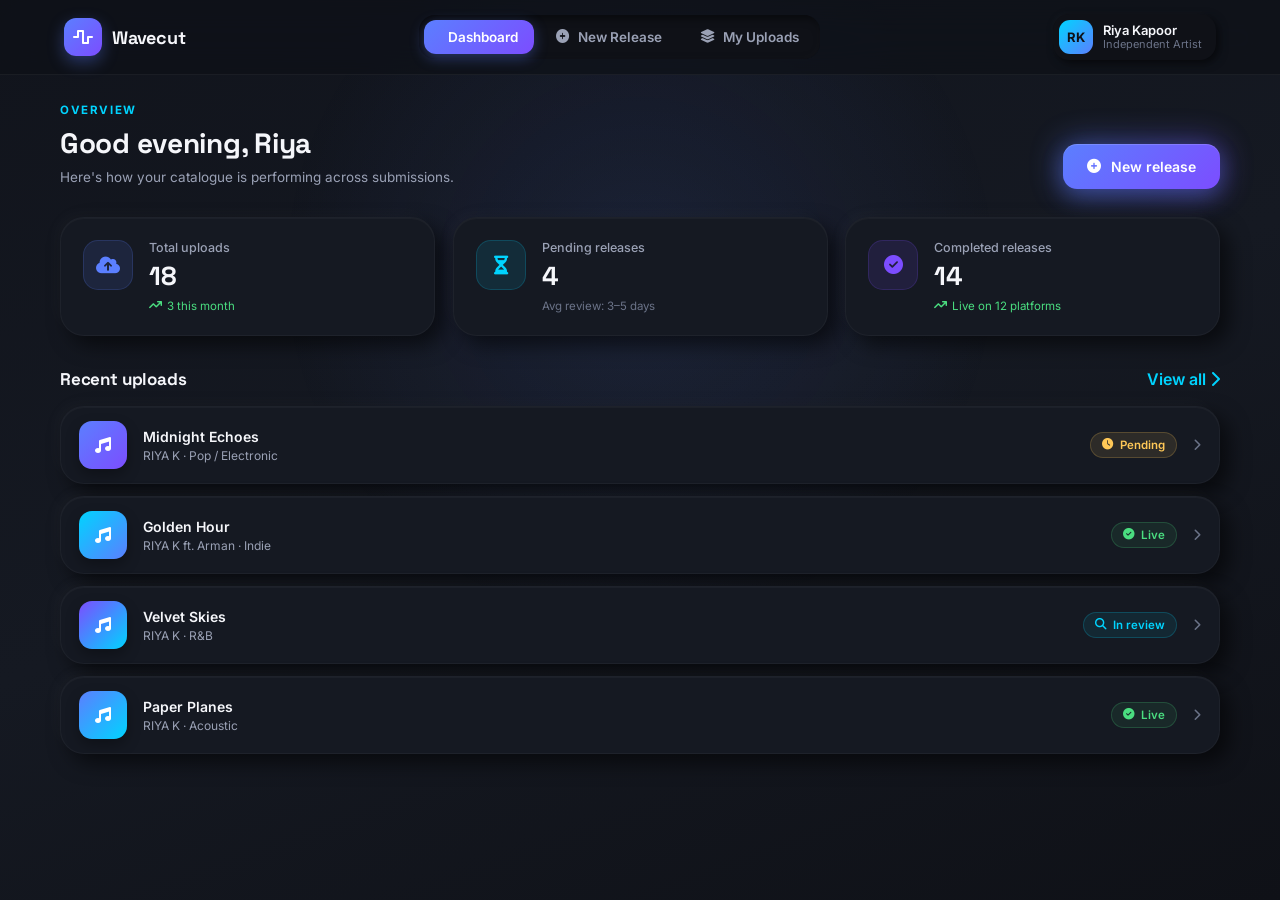
<file: index.html>
<!DOCTYPE html>
<html lang="en">
<head>
<meta charset="UTF-8">
<meta name="viewport" content="width=device-width, initial-scale=1.0">
<title>Wavecut — Music Distribution Portal</title>
<link rel="preconnect" href="https://fonts.googleapis.com">
<link rel="preconnect" href="https://fonts.gstatic.com" crossorigin>
<link href="https://fonts.googleapis.com/css2?family=Space+Grotesk:wght@500;600;700&family=Inter:wght@400;500;600;700&family=JetBrains+Mono:wght@400;500&display=swap" rel="stylesheet">
<link rel="stylesheet" href="https://cdnjs.cloudflare.com/ajax/libs/font-awesome/6.5.1/css/all.min.css">
<link rel="stylesheet" href="style.css">
</head>
<body>

<!-- Ambient glow background -->
<div class="ambient-glow" id="ambientGlow"></div>

<!-- ====================== NAV ====================== -->
<header class="topbar" id="topbar">
  <div class="topbar-inner">
    <div class="brand" onclick="goTo('dashboard')">
      <div class="brand-mark"><i class="fa-solid fa-wave-square"></i></div>
      <span class="brand-name">Wavecut</span>
    </div>
    <nav class="topnav">
      <button class="nav-link" data-target="dashboard" onclick="goTo('dashboard')"><i class="fa-solid fa-grid-2"></i><span>Dashboard</span></button>
      <button class="nav-link" data-target="newrelease" onclick="goTo('newrelease')"><i class="fa-solid fa-circle-plus"></i><span>New Release</span></button>
      <button class="nav-link" data-target="uploads" onclick="goTo('uploads')"><i class="fa-solid fa-layer-group"></i><span>My Uploads</span></button>
    </nav>
    <div class="topbar-right">
      <div class="profile-chip">
        <div class="avatar">RK</div>
        <div class="profile-meta">
          <span class="profile-name">Riya Kapoor</span>
          <span class="profile-role">Independent Artist</span>
        </div>
      </div>
    </div>
  </div>
</header>

<!-- Mobile bottom nav -->
<nav class="bottomnav" id="bottomnav">
  <button class="bn-link" data-target="dashboard" onclick="goTo('dashboard')"><i class="fa-solid fa-grid-2"></i><span>Home</span></button>
  <button class="bn-link" data-target="newrelease" onclick="goTo('newrelease')"><i class="fa-solid fa-circle-plus"></i><span>Release</span></button>
  <button class="bn-link" data-target="uploads" onclick="goTo('uploads')"><i class="fa-solid fa-layer-group"></i><span>Uploads</span></button>
</nav>

<main id="app">

<!-- ====================== USER DASHBOARD ====================== -->
<section class="page page-app active" id="page-dashboard">
  <div class="container">

    <div class="page-head">
      <div>
        <p class="eyebrow">Overview</p>
        <h1 class="page-title">Good evening, Riya</h1>
        <p class="page-sub">Here's how your catalogue is performing across submissions.</p>
      </div>
      <button class="btn btn-primary btn-glow" onclick="goTo('newrelease')">
        <i class="fa-solid fa-circle-plus"></i><span>New release</span>
      </button>
    </div>

    <div class="stats-grid">
      <div class="neu-card stat-card" data-tilt>
        <div class="stat-icon icon-blue"><i class="fa-solid fa-cloud-arrow-up"></i></div>
        <div class="stat-body">
          <span class="stat-label">Total uploads</span>
          <span class="stat-value">18</span>
          <span class="stat-trend up"><i class="fa-solid fa-arrow-trend-up"></i> 3 this month</span>
        </div>
      </div>
      <div class="neu-card stat-card" data-tilt>
        <div class="stat-icon icon-cyan"><i class="fa-solid fa-hourglass-half"></i></div>
        <div class="stat-body">
          <span class="stat-label">Pending releases</span>
          <span class="stat-value">4</span>
          <span class="stat-trend neutral">Avg review: 3–5 days</span>
        </div>
      </div>
      <div class="neu-card stat-card" data-tilt>
        <div class="stat-icon icon-purple"><i class="fa-solid fa-circle-check"></i></div>
        <div class="stat-body">
          <span class="stat-label">Completed releases</span>
          <span class="stat-value">14</span>
          <span class="stat-trend up"><i class="fa-solid fa-arrow-trend-up"></i> Live on 12 platforms</span>
        </div>
      </div>
    </div>

    <div class="section-head">
      <h2 class="section-title">Recent uploads</h2>
      <a class="link-accent" onclick="goTo('uploads')">View all <i class="fa-solid fa-chevron-right"></i></a>
    </div>

    <div class="recent-list">
      <div class="neu-card recent-item" data-tilt onclick="goTo('submission-details')">
        <div class="recent-cover" style="background:linear-gradient(135deg,#5B7FFF,#7C4DFF);"><i class="fa-solid fa-music"></i></div>
        <div class="recent-meta">
          <span class="recent-title">Midnight Echoes</span>
          <span class="recent-sub">RIYA K · Pop / Electronic</span>
        </div>
        <span class="status-badge status-pending"><i class="fa-solid fa-clock"></i> Pending</span>
        <i class="fa-solid fa-chevron-right recent-arrow"></i>
      </div>

      <div class="neu-card recent-item" data-tilt onclick="goTo('submission-details')">
        <div class="recent-cover" style="background:linear-gradient(135deg,#00D4FF,#5B7FFF);"><i class="fa-solid fa-music"></i></div>
        <div class="recent-meta">
          <span class="recent-title">Golden Hour</span>
          <span class="recent-sub">RIYA K ft. Arman · Indie</span>
        </div>
        <span class="status-badge status-live"><i class="fa-solid fa-circle-check"></i> Live</span>
        <i class="fa-solid fa-chevron-right recent-arrow"></i>
      </div>

      <div class="neu-card recent-item" data-tilt onclick="goTo('submission-details')">
        <div class="recent-cover" style="background:linear-gradient(135deg,#7C4DFF,#00D4FF);"><i class="fa-solid fa-music"></i></div>
        <div class="recent-meta">
          <span class="recent-title">Velvet Skies</span>
          <span class="recent-sub">RIYA K · R&amp;B</span>
        </div>
        <span class="status-badge status-review"><i class="fa-solid fa-magnifying-glass"></i> In review</span>
        <i class="fa-solid fa-chevron-right recent-arrow"></i>
      </div>

      <div class="neu-card recent-item" data-tilt onclick="goTo('submission-details')">
        <div class="recent-cover" style="background:linear-gradient(135deg,#5B7FFF,#00D4FF);"><i class="fa-solid fa-music"></i></div>
        <div class="recent-meta">
          <span class="recent-title">Paper Planes</span>
          <span class="recent-sub">RIYA K · Acoustic</span>
        </div>
        <span class="status-badge status-live"><i class="fa-solid fa-circle-check"></i> Live</span>
        <i class="fa-solid fa-chevron-right recent-arrow"></i>
      </div>
    </div>

  </div>
</section>

<!-- ====================== NEW RELEASE FORM ====================== -->
<section class="page page-app" id="page-newrelease">
  <div class="container narrow">

    <div class="page-head">
      <div>
        <p class="eyebrow">Submission</p>
        <h1 class="page-title">New release</h1>
        <p class="page-sub">Fill in your track details — our team reviews every submission before it goes live.</p>
      </div>
    </div>

    <form class="form release-form" id="releaseForm" onsubmit="submitRelease(event)">

      <!-- Song Information -->
      <div class="neu-card form-section">
        <div class="form-section-head">
          <div class="form-section-icon"><i class="fa-solid fa-circle-info"></i></div>
          <div>
            <h3>Song information</h3>
            <p>Tell us about the track you're submitting.</p>
          </div>
        </div>

        <div class="form-grid">
          <label class="field">
            <span class="field-label">Song title</span>
            <div class="input-shell">
              <i class="fa-solid fa-music input-icon"></i>
              <input type="text" placeholder="e.g. Midnight Echoes" required>
            </div>
          </label>
          <label class="field">
            <span class="field-label">Artist name</span>
            <div class="input-shell">
              <i class="fa-solid fa-microphone input-icon"></i>
              <input type="text" placeholder="RIYA K" required>
            </div>
          </label>
        </div>

        <div class="form-grid">
          <label class="field">
            <span class="field-label">Featuring artist <span class="optional">(optional)</span></span>
            <div class="input-shell">
              <i class="fa-solid fa-user-plus input-icon"></i>
              <input type="text" placeholder="e.g. Arman Malik">
            </div>
          </label>
          <label class="field">
            <span class="field-label">Genre</span>
            <div class="input-shell select-shell">
              <i class="fa-solid fa-tags input-icon"></i>
              <select required>
                <option value="" selected disabled>Select genre</option>
                <option>Pop</option>
                <option>Hip-Hop / Rap</option>
                <option>Electronic / Dance</option>
                <option>R&amp;B / Soul</option>
                <option>Indie / Alternative</option>
                <option>Rock</option>
                <option>Classical</option>
                <option>Devotional</option>
              </select>
              <i class="fa-solid fa-chevron-down select-arrow"></i>
            </div>
          </label>
        </div>

        <div class="form-grid">
          <label class="field">
            <span class="field-label">Language</span>
            <div class="input-shell select-shell">
              <i class="fa-solid fa-language input-icon"></i>
              <select required>
                <option value="" selected disabled>Select language</option>
                <option>Hindi</option>
                <option>English</option>
                <option>Punjabi</option>
                <option>Tamil</option>
                <option>Telugu</option>
                <option>Bengali</option>
                <option>Other</option>
              </select>
              <i class="fa-solid fa-chevron-down select-arrow"></i>
            </div>
          </label>
          <label class="field">
            <span class="field-label">Release date</span>
            <div class="input-shell">
              <i class="fa-regular fa-calendar input-icon"></i>
              <input type="date" required>
            </div>
          </label>
        </div>
      </div>

      <!-- Description -->
      <div class="neu-card form-section">
        <div class="form-section-head">
          <div class="form-section-icon"><i class="fa-solid fa-align-left"></i></div>
          <div>
            <h3>Description</h3>
            <p>Add a short story or credits for this release.</p>
          </div>
        </div>

        <label class="field">
          <span class="field-label">About the track <span class="optional">(optional)</span></span>
          <div class="input-shell textarea-shell">
            <textarea rows="5" placeholder="Share the story behind the track, songwriting credits, production notes..."></textarea>
          </div>
        </label>
      </div>

      <!-- Upload Audio -->
      <div class="neu-card form-section">
        <div class="form-section-head">
          <div class="form-section-icon"><i class="fa-solid fa-waveform-lines"></i></div>
          <div>
            <h3>Upload audio</h3>
            <p>MP3 or WAV files, up to 200MB.</p>
          </div>
        </div>

        <div class="dropzone" id="audioDrop">
          <input type="file" id="audioInput" accept=".mp3,.wav,audio/*" hidden onchange="handleAudio(this)">
          <div class="dropzone-inner" id="audioDropInner" onclick="document.getElementById('audioInput').click()">
            <div class="dropzone-icon"><i class="fa-solid fa-cloud-arrow-up"></i></div>
            <p class="dropzone-title">Drag &amp; drop your audio file here</p>
            <p class="dropzone-sub">or click to browse · MP3, WAV</p>
          </div>
          <div class="file-chip" id="audioChip" hidden>
            <div class="file-chip-icon"><i class="fa-solid fa-file-audio"></i></div>
            <div class="file-chip-meta">
              <span class="file-chip-name" id="audioName">track.wav</span>
              <span class="file-chip-size" id="audioSize">—</span>
            </div>
            <button type="button" class="icon-btn sm" onclick="resetAudio()"><i class="fa-solid fa-xmark"></i></button>
          </div>
        </div>
        <p class="field-error" id="audioError" hidden><i class="fa-solid fa-circle-exclamation"></i> Please upload an MP3 or WAV file.</p>
      </div>

      <!-- Upload Cover Art -->
      <div class="neu-card form-section">
        <div class="form-section-head">
          <div class="form-section-icon"><i class="fa-solid fa-image"></i></div>
          <div>
            <h3>Upload cover art</h3>
            <p>Square image, minimum 3000×3000px, JPG or PNG.</p>
          </div>
        </div>

        <div class="dropzone cover-drop" id="coverDrop">
          <input type="file" id="coverInput" accept="image/png,image/jpeg" hidden onchange="handleCover(this)">
          <div class="dropzone-inner" id="coverDropInner" onclick="document.getElementById('coverInput').click()">
            <div class="dropzone-icon"><i class="fa-solid fa-image"></i></div>
            <p class="dropzone-title">Drag &amp; drop cover art here</p>
            <p class="dropzone-sub">or click to browse · JPG, PNG</p>
          </div>
          <div class="cover-preview-wrap" id="coverPreviewWrap" hidden>
            <img id="coverPreview" class="cover-preview" alt="Cover preview">
            <button type="button" class="icon-btn sm cover-remove" onclick="resetCover()"><i class="fa-solid fa-xmark"></i></button>
          </div>
        </div>
        <p class="field-error" id="coverError" hidden><i class="fa-solid fa-circle-exclamation"></i> Please upload a JPG or PNG image.</p>
      </div>

      <!-- Submit -->
      <button class="btn btn-primary btn-glow btn-block btn-lg" type="submit" id="submitBtn">
        <span id="submitBtnLabel">Submit for distribution</span>
        <i class="fa-solid fa-arrow-right" id="submitBtnIcon"></i>
      </button>

    </form>
  </div>
</section>

<!-- Loading overlay -->
<div class="overlay" id="loadingOverlay">
  <div class="loader-card neu-card">
    <div class="loader-ring">
      <div class="loader-ring-inner"></div>
      <i class="fa-solid fa-music loader-icon"></i>
    </div>
    <p class="loader-title">Uploading your release</p>
    <p class="loader-sub">Encrypting files and preparing for distribution review…</p>
    <div class="loader-bar"><div class="loader-bar-fill" id="loaderBarFill"></div></div>
  </div>
</div>

<!-- Success overlay -->
<div class="overlay" id="successOverlay">
  <div class="loader-card neu-card success-card">
    <div class="success-burst">
      <i class="fa-solid fa-check"></i>
    </div>
    <p class="loader-title">Release submitted</p>
    <p class="loader-sub">We'll review your track and notify you once it's approved for distribution.</p>
    <button class="btn btn-primary btn-glow" onclick="closeSuccess()">
      <span>Go to my uploads</span>
      <i class="fa-solid fa-arrow-right"></i>
    </button>
  </div>
</div>

<!-- ====================== MY UPLOADS ====================== -->
<section class="page page-app" id="page-uploads">
  <div class="container">

    <div class="page-head">
      <div>
        <p class="eyebrow">Catalogue</p>
        <h1 class="page-title">My uploads</h1>
        <p class="page-sub">All your submissions in one place, with live status updates.</p>
      </div>
      <button class="btn btn-primary btn-glow" onclick="goTo('newrelease')">
        <i class="fa-solid fa-circle-plus"></i><span>New release</span>
      </button>
    </div>

    <div class="neu-card table-card">
      <div class="table-toolbar">
        <div class="input-shell search-shell">
          <i class="fa-solid fa-magnifying-glass input-icon"></i>
          <input type="text" id="uploadSearch" placeholder="Search by song or artist..." oninput="searchUploads(this.value)">
        </div>
        <div class="filter-chips" id="filterChips">
          <button class="chip chip-active" data-status="all" onclick="filterUploads(this)">All</button>
          <button class="chip" data-status="live" onclick="filterUploads(this)">Live</button>
          <button class="chip" data-status="review" onclick="filterUploads(this)">In review</button>
          <button class="chip" data-status="pending" onclick="filterUploads(this)">Pending</button>
        </div>
      </div>

      <div class="table-wrap">
        <table class="neu-table" id="uploadsTable">
          <thead>
            <tr>
              <th>Cover</th>
              <th>Song</th>
              <th>Artist</th>
              <th>Upload date</th>
              <th>Status</th>
              <th></th>
            </tr>
          </thead>
          <tbody>
            <tr data-status="pending" data-search="midnight echoes riya k" onclick="goTo('submission-details')">
              <td><div class="table-cover" style="background:linear-gradient(135deg,#5B7FFF,#7C4DFF);"><i class="fa-solid fa-music"></i></div></td>
              <td><span class="table-title">Midnight Echoes</span></td>
              <td>RIYA K</td>
              <td>12 Jun 2026</td>
              <td><span class="status-badge status-pending"><i class="fa-solid fa-clock"></i> Pending</span></td>
              <td><button class="btn btn-ghost sm" onclick="event.stopPropagation(); goTo('submission-details')">View <i class="fa-solid fa-chevron-right"></i></button></td>
            </tr>
            <tr data-status="live" data-search="golden hour riya k arman" onclick="goTo('submission-details')">
              <td><div class="table-cover" style="background:linear-gradient(135deg,#00D4FF,#5B7FFF);"><i class="fa-solid fa-music"></i></div></td>
              <td><span class="table-title">Golden Hour</span></td>
              <td>RIYA K ft. Arman</td>
              <td>02 Jun 2026</td>
              <td><span class="status-badge status-live"><i class="fa-solid fa-circle-check"></i> Live</span></td>
              <td><button class="btn btn-ghost sm" onclick="event.stopPropagation(); goTo('submission-details')">View <i class="fa-solid fa-chevron-right"></i></button></td>
            </tr>
            <tr data-status="review" data-search="velvet skies riya k" onclick="goTo('submission-details')">
              <td><div class="table-cover" style="background:linear-gradient(135deg,#7C4DFF,#00D4FF);"><i class="fa-solid fa-music"></i></div></td>
              <td><span class="table-title">Velvet Skies</span></td>
              <td>RIYA K</td>
              <td>28 May 2026</td>
              <td><span class="status-badge status-review"><i class="fa-solid fa-magnifying-glass"></i> In review</span></td>
              <td><button class="btn btn-ghost sm" onclick="event.stopPropagation(); goTo('submission-details')">View <i class="fa-solid fa-chevron-right"></i></button></td>
            </tr>
            <tr data-status="live" data-search="paper planes riya k" onclick="goTo('submission-details')">
              <td><div class="table-cover" style="background:linear-gradient(135deg,#5B7FFF,#00D4FF);"><i class="fa-solid fa-music"></i></div></td>
              <td><span class="table-title">Paper Planes</span></td>
              <td>RIYA K</td>
              <td>14 May 2026</td>
              <td><span class="status-badge status-live"><i class="fa-solid fa-circle-check"></i> Live</span></td>
              <td><button class="btn btn-ghost sm" onclick="event.stopPropagation(); goTo('submission-details')">View <i class="fa-solid fa-chevron-right"></i></button></td>
            </tr>
            <tr data-status="live" data-search="neon rain riya k" onclick="goTo('submission-details')">
              <td><div class="table-cover" style="background:linear-gradient(135deg,#7C4DFF,#5B7FFF);"><i class="fa-solid fa-music"></i></div></td>
              <td><span class="table-title">Neon Rain</span></td>
              <td>RIYA K</td>
              <td>30 Apr 2026</td>
              <td><span class="status-badge status-live"><i class="fa-solid fa-circle-check"></i> Live</span></td>
              <td><button class="btn btn-ghost sm" onclick="event.stopPropagation(); goTo('submission-details')">View <i class="fa-solid fa-chevron-right"></i></button></td>
            </tr>
          </tbody>
        </table>
      </div>

      <div class="table-empty" id="tableEmpty" hidden>
        <i class="fa-solid fa-inbox"></i>
        <p>No uploads match this filter.</p>
      </div>
    </div>

  </div>
</section>

<!-- ====================== SUBMISSION DETAILS ====================== -->
<section class="page page-app" id="page-submission-details">
  <div class="container">

    <button class="btn btn-ghost back-btn" onclick="goTo('uploads')"><i class="fa-solid fa-arrow-left"></i> Back to uploads</button>

    <div class="details-grid">

      <!-- Left: cover -->
      <div class="neu-card details-cover-card" data-tilt>
        <div class="details-cover" style="background:linear-gradient(135deg,#5B7FFF,#7C4DFF);">
          <i class="fa-solid fa-music"></i>
        </div>
        <span class="status-badge status-pending big"><i class="fa-solid fa-clock"></i> Pending review</span>
      </div>

      <!-- Right: info -->
      <div class="details-right">
        <div class="neu-card details-info-card">
          <h1 class="details-title">Midnight Echoes</h1>
          <p class="details-artist">RIYA K · Pop / Electronic</p>

          <div class="details-meta-grid">
            <div class="meta-item">
              <span class="meta-label"><i class="fa-solid fa-tags"></i> Genre</span>
              <span class="meta-value">Pop / Electronic</span>
            </div>
            <div class="meta-item">
              <span class="meta-label"><i class="fa-solid fa-language"></i> Language</span>
              <span class="meta-value">Hindi</span>
            </div>
            <div class="meta-item">
              <span class="meta-label"><i class="fa-regular fa-calendar"></i> Release date</span>
              <span class="meta-value">28 Jun 2026</span>
            </div>
            <div class="meta-item">
              <span class="meta-label"><i class="fa-solid fa-user-plus"></i> Featuring</span>
              <span class="meta-value">—</span>
            </div>
          </div>

          <div class="details-description">
            <span class="meta-label"><i class="fa-solid fa-align-left"></i> Description</span>
            <p>A late-night production blending warm analog synths with crisp electronic percussion. Written and produced over three sessions, mixed for both streaming and club playback.</p>
          </div>

          <div class="audio-player neu-card-inset">
            <button class="player-btn" onclick="togglePlay(this)"><i class="fa-solid fa-play"></i></button>
            <div class="player-info">
              <span class="player-title">Midnight Echoes — Master.wav</span>
              <div class="player-track"><div class="player-progress"></div></div>
              <div class="player-time"><span class="player-time-current">0:00</span><span>3:42</span></div>
            </div>
            <button class="icon-btn" title="Download"><i class="fa-solid fa-download"></i></button>
          </div>
        </div>

        <div class="neu-card details-info-card">
          <h3 class="details-subtitle"><i class="fa-regular fa-id-card"></i> Client information</h3>
          <div class="details-meta-grid">
            <div class="meta-item">
              <span class="meta-label"><i class="fa-regular fa-user"></i> Name</span>
              <span class="meta-value">Riya Kapoor</span>
            </div>
            <div class="meta-item">
              <span class="meta-label"><i class="fa-regular fa-envelope"></i> Email</span>
              <span class="meta-value">riya.kapoor@email.com</span>
            </div>
            <div class="meta-item">
              <span class="meta-label"><i class="fa-solid fa-phone"></i> Phone</span>
              <span class="meta-value">+91 98765 43210</span>
            </div>
          </div>
        </div>
      </div>

    </div>
  </div>
</section>

</main>

<script src="script.js"></script>
</body>
</html>
</file>
<file: style.css>
/* ============================================================
   WAVECUT — Music Distribution Portal
   Soft Neumorphism design system
   ============================================================ */

:root{
  --bg-1: #0F1117;
  --bg-2: #151922;
  --bg-grad: linear-gradient(160deg, #11141c 0%, #151922 50%, #0F1117 100%);

  --accent-blue: #5B7FFF;
  --accent-violet: #7C4DFF;
  --accent-cyan: #00D4FF;

  --grad-primary: linear-gradient(135deg, var(--accent-blue), var(--accent-violet));
  --grad-cyan: linear-gradient(135deg, var(--accent-cyan), var(--accent-blue));

  --text-white: #F5F6FA;
  --text-light: #9AA1B5;
  --text-faint: #6B7388;

  /* Neumorphic shadow pairs (light source: top-left) */
  --shadow-dark: rgba(0,0,0,0.55);
  --shadow-light: rgba(255,255,255,0.025);

  --r-lg: 24px;
  --r-md: 18px;
  --r-sm: 14px;

  --ease: cubic-bezier(.22,.61,.36,1);
}

*{ box-sizing: border-box; }

html, body{
  margin:0;
  padding:0;
  min-height:100%;
}

body{
  background: var(--bg-grad);
  color: var(--text-white);
  font-family: 'Inter', system-ui, -apple-system, sans-serif;
  -webkit-font-smoothing: antialiased;
  overflow-x: hidden;
  position: relative;
}

h1,h2,h3,h4{
  font-family: 'Space Grotesk', 'Inter', sans-serif;
  margin: 0;
  letter-spacing: -0.01em;
}

p{ margin:0; }

a{ text-decoration:none; cursor:pointer; }

button{ font-family: inherit; }

/* ============================================================
   Ambient cursor glow
   ============================================================ */
.ambient-glow{
  position: fixed;
  top:0; left:0;
  width: 100%; height: 100%;
  pointer-events: none;
  z-index: 0;
  background:
    radial-gradient(600px circle at var(--mx,50%) var(--my,30%),
      rgba(91,127,255,0.10), transparent 60%);
  transition: background 0.15s ease-out;
}

/* ============================================================
   Neumorphic primitives
   ============================================================ */
.neu-card{
  position: relative;
  background: var(--bg-2);
  border-radius: var(--r-lg);
  border: 1px solid rgba(255,255,255,0.04);
  box-shadow:
    9px 9px 20px var(--shadow-dark),
    -6px -6px 16px var(--shadow-light),
    inset 0 1px 0 rgba(255,255,255,0.03);
  transition: transform 0.35s var(--ease), box-shadow 0.35s var(--ease);
}

.neu-card[data-tilt]{
  will-change: transform;
}

.neu-card-inset{
  background: var(--bg-1);
  border-radius: var(--r-md);
  border: 1px solid rgba(255,255,255,0.03);
  box-shadow:
    inset 4px 4px 10px rgba(0,0,0,0.6),
    inset -3px -3px 8px rgba(255,255,255,0.02);
}

/* ============================================================
   Layout helpers
   ============================================================ */
.container{
  max-width: 1200px;
  margin: 0 auto;
  padding: 28px 20px 110px;
  position: relative;
  z-index: 1;
}
.container.narrow{ max-width: 760px; }

.page{ display:none; }
.page.active{ display:block; animation: pageIn 0.5s var(--ease); }

@keyframes pageIn{
  from{ opacity:0; transform: translateY(14px); }
  to{ opacity:1; transform: translateY(0); }
}

/* ============================================================
   Top bar (desktop nav)
   ============================================================ */
.topbar{
  position: sticky;
  top:0;
  z-index: 50;
  background: rgba(15,17,23,0.72);
  backdrop-filter: blur(18px) saturate(140%);
  border-bottom: 1px solid rgba(255,255,255,0.05);
  display:none;
}

.topbar-inner{
  max-width: 1200px;
  margin: 0 auto;
  padding: 14px 24px;
  display:flex;
  align-items:center;
  justify-content: space-between;
  gap: 24px;
}

.brand{
  display:flex;
  align-items:center;
  gap:10px;
  cursor:pointer;
}

.brand-mark{
  width:38px; height:38px;
  border-radius: 12px;
  display:flex; align-items:center; justify-content:center;
  background: var(--grad-primary);
  color:#fff;
  font-size:16px;
  box-shadow: 0 6px 16px rgba(91,127,255,0.35);
}
.brand-mark.lg{ width:54px; height:54px; border-radius:16px; font-size:22px; }

.brand-name{
  font-family:'Space Grotesk', sans-serif;
  font-weight:700;
  font-size:18px;
  letter-spacing: -0.01em;
}
.brand-name.lg{ font-size:24px; }

.topnav{
  display:flex;
  gap:6px;
  background: var(--bg-1);
  border-radius: 16px;
  padding: 5px;
  box-shadow: inset 3px 3px 8px rgba(0,0,0,0.5), inset -2px -2px 6px rgba(255,255,255,0.02);
}

.nav-link{
  display:flex;
  align-items:center;
  gap:8px;
  border:none;
  background: transparent;
  color: var(--text-light);
  font-size: 13.5px;
  font-weight:600;
  padding: 9px 16px;
  border-radius: 12px;
  cursor:pointer;
  transition: all 0.25s var(--ease);
}
.nav-link:hover{ color: var(--text-white); }
.nav-link.active{
  color:#fff;
  background: var(--grad-primary);
  box-shadow: 0 4px 14px rgba(91,127,255,0.35);
}

.topbar-right{
  display:flex;
  align-items:center;
  gap:14px;
}

.profile-chip{
  display:flex;
  align-items:center;
  gap:10px;
  padding: 6px 14px 6px 6px;
  border-radius: 16px;
  background: var(--bg-1);
  box-shadow: 3px 3px 8px var(--shadow-dark), -2px -2px 6px var(--shadow-light);
  cursor:pointer;
  transition: transform 0.25s var(--ease);
}
.profile-chip:hover{ transform: translateY(-1px); }

.avatar{
  width:34px; height:34px;
  border-radius:11px;
  display:flex; align-items:center; justify-content:center;
  background: var(--grad-cyan);
  color:#0F1117;
  font-weight:700;
  font-size:13px;
}

.profile-meta{ display:flex; flex-direction:column; line-height:1.25; }
.profile-name{ font-size:13px; font-weight:600; color:var(--text-white); }
.profile-role{ font-size:11px; color: var(--text-faint); }

.icon-btn{
  width:40px; height:40px;
  border-radius:12px;
  border:none;
  display:flex; align-items:center; justify-content:center;
  background: var(--bg-1);
  color: var(--text-light);
  box-shadow: 4px 4px 10px var(--shadow-dark), -3px -3px 8px var(--shadow-light);
  cursor:pointer;
  transition: all 0.25s var(--ease);
  font-size:14px;
}
.icon-btn:hover{ color: var(--accent-cyan); transform: translateY(-1px); }
.icon-btn:active{
  box-shadow: inset 3px 3px 8px rgba(0,0,0,0.5), inset -2px -2px 6px rgba(255,255,255,0.02);
}
.icon-btn.sm{ width:30px; height:30px; font-size:12px; border-radius:9px; }

/* ============================================================
   Bottom nav (mobile)
   ============================================================ */
.bottomnav{
  position: fixed;
  bottom: 14px;
  left: 14px; right: 14px;
  z-index: 50;
  display: flex;
  justify-content: space-around;
  background: rgba(21,25,34,0.85);
  backdrop-filter: blur(20px) saturate(160%);
  border: 1px solid rgba(255,255,255,0.06);
  border-radius: 22px;
  padding: 8px;
  box-shadow: 0 14px 34px rgba(0,0,0,0.55), inset 0 1px 0 rgba(255,255,255,0.04);
}

.bn-link{
  flex:1;
  display:flex;
  flex-direction:column;
  align-items:center;
  gap:4px;
  border:none;
  background:transparent;
  color: var(--text-faint);
  font-size: 10.5px;
  font-weight:600;
  padding: 8px 4px;
  border-radius: 14px;
  cursor:pointer;
  transition: all 0.25s var(--ease);
}
.bn-link i{ font-size: 16px; }
.bn-link.active{
  color: #fff;
  background: var(--grad-primary);
  box-shadow: 0 6px 16px rgba(91,127,255,0.35);
}

/* ============================================================
   Forms
   ============================================================ */
.form{
  display:flex;
  flex-direction:column;
  gap: 18px;
}

.form-grid{
  display:grid;
  grid-template-columns: 1fr 1fr;
  gap: 18px;
}

.field{
  display:flex;
  flex-direction:column;
  gap:8px;
}

.field-label{
  font-size: 12.5px;
  font-weight:600;
  color: var(--text-light);
  letter-spacing:0.01em;
}

.optional{
  font-weight:400;
  color: var(--text-faint);
  text-transform: none;
}

.input-shell{
  position:relative;
  display:flex;
  align-items:center;
  background: var(--bg-1);
  border-radius: var(--r-sm);
  box-shadow: inset 4px 4px 10px rgba(0,0,0,0.55), inset -3px -3px 8px rgba(255,255,255,0.025);
  border: 1px solid rgba(255,255,255,0.03);
  transition: box-shadow 0.25s var(--ease), border-color 0.25s var(--ease);
}

.input-shell:focus-within{
  border-color: rgba(91,127,255,0.45);
  box-shadow: inset 4px 4px 10px rgba(0,0,0,0.55), inset -3px -3px 8px rgba(255,255,255,0.025), 0 0 0 3px rgba(91,127,255,0.12);
}

.input-icon{
  color: var(--text-faint);
  font-size: 14px;
  padding: 0 14px;
  pointer-events:none;
}

.input-shell input,
.input-shell select,
.input-shell textarea{
  flex:1;
  background: transparent;
  border:none;
  outline:none;
  color: var(--text-white);
  font-family: 'Inter', sans-serif;
  font-size: 14px;
  padding: 14px 14px 14px 0;
  width:100%;
}

.input-shell input::placeholder,
.input-shell textarea::placeholder{
  color: var(--text-faint);
}

.input-trail{
  background:transparent;
  border:none;
  color: var(--text-faint);
  padding: 0 14px;
  cursor:pointer;
  font-size:14px;
  transition: color 0.2s;
}
.input-trail:hover{ color: var(--text-light); }

.select-shell select{
  appearance:none;
  -webkit-appearance:none;
  cursor:pointer;
  padding-right: 38px;
}
.select-shell select option{
  background: var(--bg-2);
  color: var(--text-white);
}
.select-arrow{
  position:absolute;
  right:14px;
  color: var(--text-faint);
  font-size:11px;
  pointer-events:none;
}

.textarea-shell textarea{
  resize: vertical;
  min-height: 110px;
  line-height:1.6;
  padding: 14px;
  font-family: 'Inter', sans-serif;
}

.form-row{
  display:flex;
  align-items:center;
}
.form-row.between{ justify-content: space-between; }

.checkbox{
  display:flex;
  align-items:center;
  gap:9px;
  font-size: 13px;
  color: var(--text-light);
  cursor:pointer;
}
.checkbox input{ display:none; }
.check-box{
  width:18px; height:18px;
  border-radius:6px;
  background: var(--bg-1);
  box-shadow: inset 3px 3px 6px rgba(0,0,0,0.55), inset -2px -2px 5px rgba(255,255,255,0.02);
  display:flex; align-items:center; justify-content:center;
  font-size:10px;
  color: transparent;
  transition: all 0.2s;
}
.checkbox input:checked + .check-box{
  background: var(--grad-primary);
  color:#fff;
  box-shadow: 0 3px 10px rgba(91,127,255,0.4);
}

.link-muted{ color: var(--text-faint); font-size:13px; transition: color 0.2s; }
.link-muted:hover{ color: var(--text-light); }
.link-muted.small{ font-size:12px; display:inline-flex; align-items:center; gap:6px; }

.link-accent{
  color: var(--accent-cyan);
  font-weight:600;
  transition: opacity 0.2s;
}
.link-accent:hover{ opacity:0.8; }

/* ============================================================
   Buttons
   ============================================================ */
.btn{
  display:inline-flex;
  align-items:center;
  justify-content:center;
  gap:10px;
  border:none;
  border-radius: var(--r-sm);
  font-weight:600;
  font-size:14px;
  padding: 14px 24px;
  cursor:pointer;
  transition: transform 0.25s var(--ease), box-shadow 0.25s var(--ease), opacity 0.25s var(--ease);
  font-family:'Inter',sans-serif;
  white-space:nowrap;
}

.btn-primary{
  color:#fff;
  background: var(--grad-primary);
  box-shadow: 0 8px 22px rgba(91,127,255,0.30), inset 0 1px 0 rgba(255,255,255,0.15);
}
.btn-primary:hover{ transform: translateY(-2px); box-shadow: 0 12px 28px rgba(91,127,255,0.40), inset 0 1px 0 rgba(255,255,255,0.15); }
.btn-primary:active{ transform: translateY(0px) scale(0.98); }

.btn-glow{ position:relative; }
.btn-glow::after{
  content:'';
  position:absolute;
  inset:-2px;
  border-radius: inherit;
  background: var(--grad-primary);
  filter: blur(16px);
  opacity: 0.45;
  z-index:-1;
  transition: opacity 0.3s;
}
.btn-glow:hover::after{ opacity:0.7; }

.btn-ghost{
  color: var(--text-light);
  background: var(--bg-2);
  box-shadow: 4px 4px 10px var(--shadow-dark), -3px -3px 8px var(--shadow-light);
}
.btn-ghost:hover{ color: var(--text-white); transform: translateY(-1px); }

.btn-block{ width:100%; }
.btn-lg{ padding: 17px 24px; font-size:15px; }
.btn.sm{ padding: 9px 16px; font-size:12.5px; border-radius:11px; }

.back-btn{ margin-bottom: 20px; }

/* ============================================================
   Page headers
   ============================================================ */
.page-head{
  display:flex;
  align-items:flex-end;
  justify-content:space-between;
  gap:20px;
  margin-bottom: 28px;
  flex-wrap: wrap;
}

.eyebrow{
  font-size: 11.5px;
  font-weight:700;
  text-transform: uppercase;
  letter-spacing: 0.14em;
  color: var(--accent-cyan);
  margin-bottom: 8px;
}

.page-title{
  font-size: 28px;
  font-weight:700;
  margin-bottom: 6px;
}

.page-sub{
  font-size: 13.5px;
  color: var(--text-light);
  max-width: 480px;
  line-height:1.6;
}

.section-head{
  display:flex;
  align-items:center;
  justify-content:space-between;
  margin: 32px 0 16px;
}

.section-title{
  font-size: 17px;
  font-weight:700;
}

/* ============================================================
   Stats grid
   ============================================================ */
.stats-grid{
  display:grid;
  grid-template-columns: repeat(3, 1fr);
  gap: 18px;
}

.stat-card{
  padding: 22px;
  display:flex;
  gap:16px;
  align-items:flex-start;
}

.stat-icon{
  width:50px; height:50px;
  border-radius: 15px;
  display:flex; align-items:center; justify-content:center;
  font-size:19px;
  flex-shrink:0;
}
.icon-blue{ background: rgba(91,127,255,0.12); color: var(--accent-blue); box-shadow: inset 0 0 0 1px rgba(91,127,255,0.18); }
.icon-cyan{ background: rgba(0,212,255,0.10); color: var(--accent-cyan); box-shadow: inset 0 0 0 1px rgba(0,212,255,0.18); }
.icon-purple{ background: rgba(124,77,255,0.12); color: var(--accent-violet); box-shadow: inset 0 0 0 1px rgba(124,77,255,0.18); }

.stat-body{ display:flex; flex-direction:column; gap:4px; }
.stat-label{ font-size:12.5px; color: var(--text-light); font-weight:500; }
.stat-value{ font-size:26px; font-weight:700; font-family:'Space Grotesk',sans-serif; }
.stat-trend{ font-size:11.5px; color: var(--text-faint); display:flex; align-items:center; gap:5px; margin-top:2px; }
.stat-trend.up{ color: #4ADE80; }
.stat-trend.neutral{ color: var(--text-faint); }

/* ============================================================
   Recent uploads list
   ============================================================ */
.recent-list{
  display:flex;
  flex-direction:column;
  gap: 12px;
}

.recent-item{
  display:flex;
  align-items:center;
  gap:16px;
  padding: 14px 18px;
  cursor:pointer;
}

.recent-cover{
  width:48px; height:48px;
  border-radius: 13px;
  display:flex; align-items:center; justify-content:center;
  color:#fff;
  font-size:16px;
  flex-shrink:0;
  box-shadow: 0 6px 14px rgba(0,0,0,0.3);
}

.recent-meta{ display:flex; flex-direction:column; gap:3px; flex:1; min-width:0; }
.recent-title{ font-weight:600; font-size:14px; }
.recent-sub{ font-size:12px; color:var(--text-light); white-space:nowrap; overflow:hidden; text-overflow:ellipsis; }

.recent-arrow{ color: var(--text-faint); font-size:12px; transition: transform 0.25s var(--ease); }
.recent-item:hover .recent-arrow{ transform: translateX(3px); color: var(--accent-cyan); }

/* ============================================================
   Status badges
   ============================================================ */
.status-badge{
  display:inline-flex;
  align-items:center;
  gap:6px;
  font-size: 11.5px;
  font-weight:600;
  padding: 6px 12px;
  border-radius: 100px;
  white-space:nowrap;
}
.status-pending{ color:#FFC857; background: rgba(255,200,87,0.10); box-shadow: inset 0 0 0 1px rgba(255,200,87,0.2); }
.status-review{ color: var(--accent-cyan); background: rgba(0,212,255,0.08); box-shadow: inset 0 0 0 1px rgba(0,212,255,0.2); }
.status-live{ color:#4ADE80; background: rgba(74,222,128,0.08); box-shadow: inset 0 0 0 1px rgba(74,222,128,0.2); }
.status-badge.big{ font-size:13px; padding:9px 18px; margin-top:18px; }

/* ============================================================
   New Release Form
   ============================================================ */
.form-section{
  padding: 24px;
  margin-bottom: 18px;
  display:flex;
  flex-direction:column;
  gap: 18px;
}

.form-section-head{
  display:flex;
  align-items:flex-start;
  gap:14px;
}

.form-section-icon{
  width:42px; height:42px;
  border-radius:13px;
  display:flex; align-items:center; justify-content:center;
  background: var(--bg-1);
  color: var(--accent-cyan);
  font-size:15px;
  flex-shrink:0;
  box-shadow: 3px 3px 8px var(--shadow-dark), -2px -2px 6px var(--shadow-light);
}

.form-section-head h3{ font-size:15.5px; font-weight:700; margin-bottom:3px; }
.form-section-head p{ font-size:12.5px; color: var(--text-light); }

/* ============================================================
   Dropzones
   ============================================================ */
.dropzone{
  border: 1.5px dashed rgba(255,255,255,0.10);
  border-radius: var(--r-md);
  background: var(--bg-1);
  box-shadow: inset 3px 3px 10px rgba(0,0,0,0.5), inset -2px -2px 8px rgba(255,255,255,0.02);
  padding: 30px 20px;
  cursor:pointer;
  transition: all 0.25s var(--ease);
  display:flex;
  align-items:center;
  justify-content:center;
  min-height: 140px;
}

.dropzone:hover, .dropzone.dragover{
  border-color: rgba(91,127,255,0.5);
  box-shadow: inset 3px 3px 10px rgba(0,0,0,0.5), inset -2px -2px 8px rgba(255,255,255,0.02), 0 0 0 3px rgba(91,127,255,0.10);
}

.dropzone-inner{
  display:flex;
  flex-direction:column;
  align-items:center;
  gap:10px;
  text-align:center;
}

.dropzone-icon{
  width:52px; height:52px;
  border-radius:16px;
  display:flex; align-items:center; justify-content:center;
  background: var(--grad-primary);
  color:#fff;
  font-size:20px;
  box-shadow: 0 8px 20px rgba(91,127,255,0.3);
}

.dropzone-title{ font-size:14px; font-weight:600; }
.dropzone-sub{ font-size:12px; color: var(--text-faint); }

.file-chip{
  display:flex;
  align-items:center;
  gap:14px;
  width:100%;
}

.file-chip-icon{
  width:46px; height:46px;
  border-radius:13px;
  display:flex; align-items:center; justify-content:center;
  background: var(--grad-cyan);
  color: #0F1117;
  font-size:18px;
  flex-shrink:0;
}

.file-chip-meta{ display:flex; flex-direction:column; gap:3px; flex:1; min-width:0; }
.file-chip-name{ font-weight:600; font-size:14px; white-space:nowrap; overflow:hidden; text-overflow:ellipsis; }
.file-chip-size{ font-size:12px; color: var(--text-faint); }

.cover-preview-wrap{
  position:relative;
  width: 180px;
  margin: 0 auto;
}
.cover-preview{
  display:block;
  width: 180px;
  height: 180px;
  border-radius: var(--r-sm);
  box-shadow: 0 10px 26px rgba(0,0,0,0.4);
  object-fit:cover;
}
.cover-remove{
  position:absolute;
  top:-10px; right:-10px;
  background: var(--bg-2);
}

.field-error{
  display:flex;
  align-items:center;
  gap:8px;
  font-size: 12.5px;
  color: #FF8B8B;
  margin-top: 10px;
}

/* ============================================================
   Loading & success overlays
   ============================================================ */
.overlay{
  position: fixed;
  inset:0;
  z-index: 200;
  display:none;
  align-items:center;
  justify-content:center;
  background: rgba(10,11,16,0.72);
  backdrop-filter: blur(8px);
  padding: 20px;
}
.overlay.active{
  display:flex;
  animation: fadeIn 0.3s var(--ease);
}
@keyframes fadeIn{ from{opacity:0;} to{opacity:1;} }

.loader-card{
  width:100%;
  max-width: 360px;
  padding: 36px 28px;
  text-align:center;
  display:flex;
  flex-direction:column;
  align-items:center;
  gap: 6px;
}

.loader-ring{
  width:78px; height:78px;
  border-radius:50%;
  position:relative;
  display:flex; align-items:center; justify-content:center;
  margin-bottom: 14px;
  background: var(--bg-1);
  box-shadow: inset 4px 4px 10px rgba(0,0,0,0.55), inset -3px -3px 8px rgba(255,255,255,0.02);
}
.loader-ring-inner{
  position:absolute;
  inset:-4px;
  border-radius:50%;
  border: 3px solid transparent;
  border-top-color: var(--accent-blue);
  border-right-color: var(--accent-violet);
  animation: spin 1s linear infinite;
}
@keyframes spin{ to{ transform: rotate(360deg); } }
.loader-icon{ color: var(--accent-cyan); font-size:22px; animation: pulse 1.4s ease-in-out infinite; }
@keyframes pulse{ 0%,100%{ opacity:0.6; transform:scale(1); } 50%{ opacity:1; transform:scale(1.12); } }

.loader-title{ font-size:17px; font-weight:700; margin-top:6px; }
.loader-sub{ font-size:12.5px; color:var(--text-light); line-height:1.6; margin: 8px 0 18px; }

.loader-bar{
  width:100%;
  height:8px;
  border-radius:100px;
  background: var(--bg-1);
  box-shadow: inset 2px 2px 6px rgba(0,0,0,0.55);
  overflow:hidden;
}
.loader-bar-fill{
  height:100%;
  width:0%;
  border-radius:100px;
  background: var(--grad-primary);
  transition: width 0.4s ease;
}

.success-card .loader-title{ margin-top:4px; }
.success-burst{
  width:78px; height:78px;
  border-radius:50%;
  display:flex; align-items:center; justify-content:center;
  background: var(--grad-cyan);
  color:#0F1117;
  font-size:30px;
  margin-bottom: 10px;
  box-shadow: 0 0 0 0 rgba(0,212,255,0.4);
  animation: burst 0.6s var(--ease);
}
@keyframes burst{
  0%{ transform: scale(0.4); box-shadow: 0 0 0 0 rgba(0,212,255,0.5); }
  60%{ transform: scale(1.08); box-shadow: 0 0 0 18px rgba(0,212,255,0); }
  100%{ transform: scale(1); box-shadow: 0 0 0 18px rgba(0,212,255,0); }
}
.success-card .btn{ margin-top: 14px; }

/* ============================================================
   My Uploads — table
   ============================================================ */
.table-card{ padding: 20px; overflow:hidden; }

.table-toolbar{
  display:flex;
  align-items:center;
  justify-content:space-between;
  gap:14px;
  margin-bottom: 16px;
  flex-wrap:wrap;
}

.search-shell{ max-width: 280px; flex:1; min-width:180px; }
.search-shell input{ padding-top:11px; padding-bottom:11px; font-size:13px; }

.filter-chips{ display:flex; gap:8px; flex-wrap:wrap; }
.chip{
  border:none;
  font-size:12px;
  font-weight:600;
  color: var(--text-light);
  background: var(--bg-1);
  padding: 9px 16px;
  border-radius: 100px;
  cursor:pointer;
  box-shadow: 3px 3px 8px var(--shadow-dark), -2px -2px 6px var(--shadow-light);
  transition: all 0.25s var(--ease);
}
.chip:hover{ color: var(--text-white); }
.chip-active{
  color:#fff;
  background: var(--grad-primary);
  box-shadow: 0 4px 14px rgba(91,127,255,0.3);
}

.table-wrap{ overflow-x:auto; }

.table-empty{
  display:flex;
  flex-direction:column;
  align-items:center;
  gap:10px;
  padding: 50px 20px;
  color: var(--text-faint);
  text-align:center;
}
.table-empty i{ font-size: 30px; opacity:0.6; }
.table-empty p{ font-size:13px; }

.neu-table{
  width:100%;
  border-collapse: separate;
  border-spacing: 0 10px;
  min-width: 620px;
}

.neu-table thead th{
  text-align:left;
  font-size:11.5px;
  font-weight:700;
  text-transform:uppercase;
  letter-spacing:0.08em;
  color: var(--text-faint);
  padding: 0 16px 8px;
}

.neu-table tbody tr{
  background: var(--bg-1);
  cursor:pointer;
  transition: transform 0.25s var(--ease), box-shadow 0.25s var(--ease);
  box-shadow: 4px 4px 10px var(--shadow-dark), -3px -3px 8px var(--shadow-light);
}
.neu-table tbody tr:hover{ transform: translateY(-2px); box-shadow: 6px 6px 16px var(--shadow-dark), -4px -4px 10px var(--shadow-light); }

.neu-table td{
  padding: 14px 16px;
  font-size: 13.5px;
  border-top:1px solid transparent;
  border-bottom:1px solid transparent;
}
.neu-table td:first-child{ border-left:1px solid transparent; border-radius: 14px 0 0 14px; }
.neu-table td:last-child{ border-right:1px solid transparent; border-radius: 0 14px 14px 0; }

.table-cover{
  width:40px; height:40px;
  border-radius:11px;
  display:flex; align-items:center; justify-content:center;
  color:#fff;
  font-size:14px;
}

.table-title{ font-weight:600; }

/* ============================================================
   Submission details
   ============================================================ */
.details-grid{
  display:grid;
  grid-template-columns: 320px 1fr;
  gap: 22px;
  align-items:start;
}

.details-cover-card{
  padding: 22px;
  display:flex;
  flex-direction:column;
  align-items:center;
  position: sticky;
  top: 90px;
}

.details-cover{
  width:100%;
  aspect-ratio: 1/1;
  border-radius: var(--r-md);
  display:flex; align-items:center; justify-content:center;
  color:#fff;
  font-size: 64px;
  box-shadow: 0 16px 36px rgba(0,0,0,0.35);
}

.details-info-card{
  padding: 26px;
  margin-bottom: 18px;
}

.details-title{ font-size:24px; font-weight:700; margin-bottom:6px; }
.details-artist{ font-size:13.5px; color: var(--text-light); margin-bottom: 22px; }

.details-subtitle{
  font-size:15px;
  font-weight:700;
  display:flex; align-items:center; gap:10px;
  margin-bottom: 18px;
}

.details-meta-grid{
  display:grid;
  grid-template-columns: repeat(2, 1fr);
  gap: 18px;
  margin-bottom: 22px;
}

.meta-item{ display:flex; flex-direction:column; gap:6px; }
.meta-label{
  font-size:11.5px;
  font-weight:700;
  text-transform:uppercase;
  letter-spacing:0.06em;
  color: var(--text-faint);
  display:flex; align-items:center; gap:7px;
}
.meta-value{ font-size:14px; font-weight:500; }

.details-description{ display:flex; flex-direction:column; gap:10px; margin-bottom: 22px; }
.details-description p{ font-size:13.5px; color: var(--text-light); line-height:1.7; }

.audio-player{
  display:flex;
  align-items:center;
  gap:16px;
  padding: 16px 18px;
}

.player-btn{
  width:46px; height:46px;
  border-radius:14px;
  border:none;
  background: var(--grad-primary);
  color:#fff;
  font-size:16px;
  display:flex; align-items:center; justify-content:center;
  cursor:pointer;
  flex-shrink:0;
  box-shadow: 0 6px 16px rgba(91,127,255,0.3);
  transition: transform 0.2s var(--ease);
}
.player-btn:hover{ transform: scale(1.06); }

.player-info{ flex:1; min-width:0; display:flex; flex-direction:column; gap:8px; }
.player-title{ font-size:13px; font-weight:600; white-space:nowrap; overflow:hidden; text-overflow:ellipsis; }
.player-track{
  height:6px;
  border-radius:100px;
  background: rgba(255,255,255,0.06);
  overflow:hidden;
}
.player-progress{
  width: 28%;
  height:100%;
  border-radius:100px;
  background: var(--grad-cyan);
  transition: width 6s linear;
}
.player-track.playing .player-progress{ width: 100%; }
.player-time{ display:flex; justify-content:space-between; font-size:11px; color: var(--text-faint); font-family:'JetBrains Mono', monospace; }

/* ============================================================
   Admin: submission grid
   ============================================================ */
.submission-grid{
  display:grid;
  grid-template-columns: repeat(2, 1fr);
  gap: 18px;
}

.submission-card{
  overflow:hidden;
  display:flex;
  flex-direction:column;
}

.submission-cover{
  height: 130px;
  display:flex; align-items:center; justify-content:center;
  color: rgba(255,255,255,0.85);
  font-size: 34px;
  border-radius: var(--r-lg) var(--r-lg) 0 0;
}

.submission-body{ padding: 18px; display:flex; flex-direction:column; gap:10px; }

.submission-top{
  display:flex;
  align-items:center;
  justify-content:space-between;
  gap:10px;
}
.submission-top h4{ font-size:15.5px; font-weight:700; }

.submission-sub{ font-size:12.5px; color: var(--text-light); }

.submission-meta{
  display:flex;
  gap:16px;
  font-size:12px;
  color: var(--text-faint);
  flex-wrap:wrap;
}
.submission-meta span{ display:flex; align-items:center; gap:6px; }

.submission-actions{
  display:flex;
  align-items:center;
  gap:8px;
  margin-top:6px;
}

/* ============================================================
   Responsive
   ============================================================ */
@media (min-width: 860px){
  .topbar{ display:block; }
  .bottomnav{ display:none; }
  body{ padding-bottom:0; }
}

@media (max-width: 859px){
  .container{ padding-bottom: 120px; }
}

@media (max-width: 720px){
  .stats-grid{ grid-template-columns: 1fr; }
  .form-grid{ grid-template-columns: 1fr; }
  .details-grid{ grid-template-columns: 1fr; }
  .details-cover-card{ position:static; }
  .submission-grid{ grid-template-columns: 1fr; }
  .page-title{ font-size:24px; }
}

@media (max-width: 480px){
  .table-toolbar{ flex-direction:column; align-items:stretch; }
  .search-shell{ max-width:none; }
}
</file>
